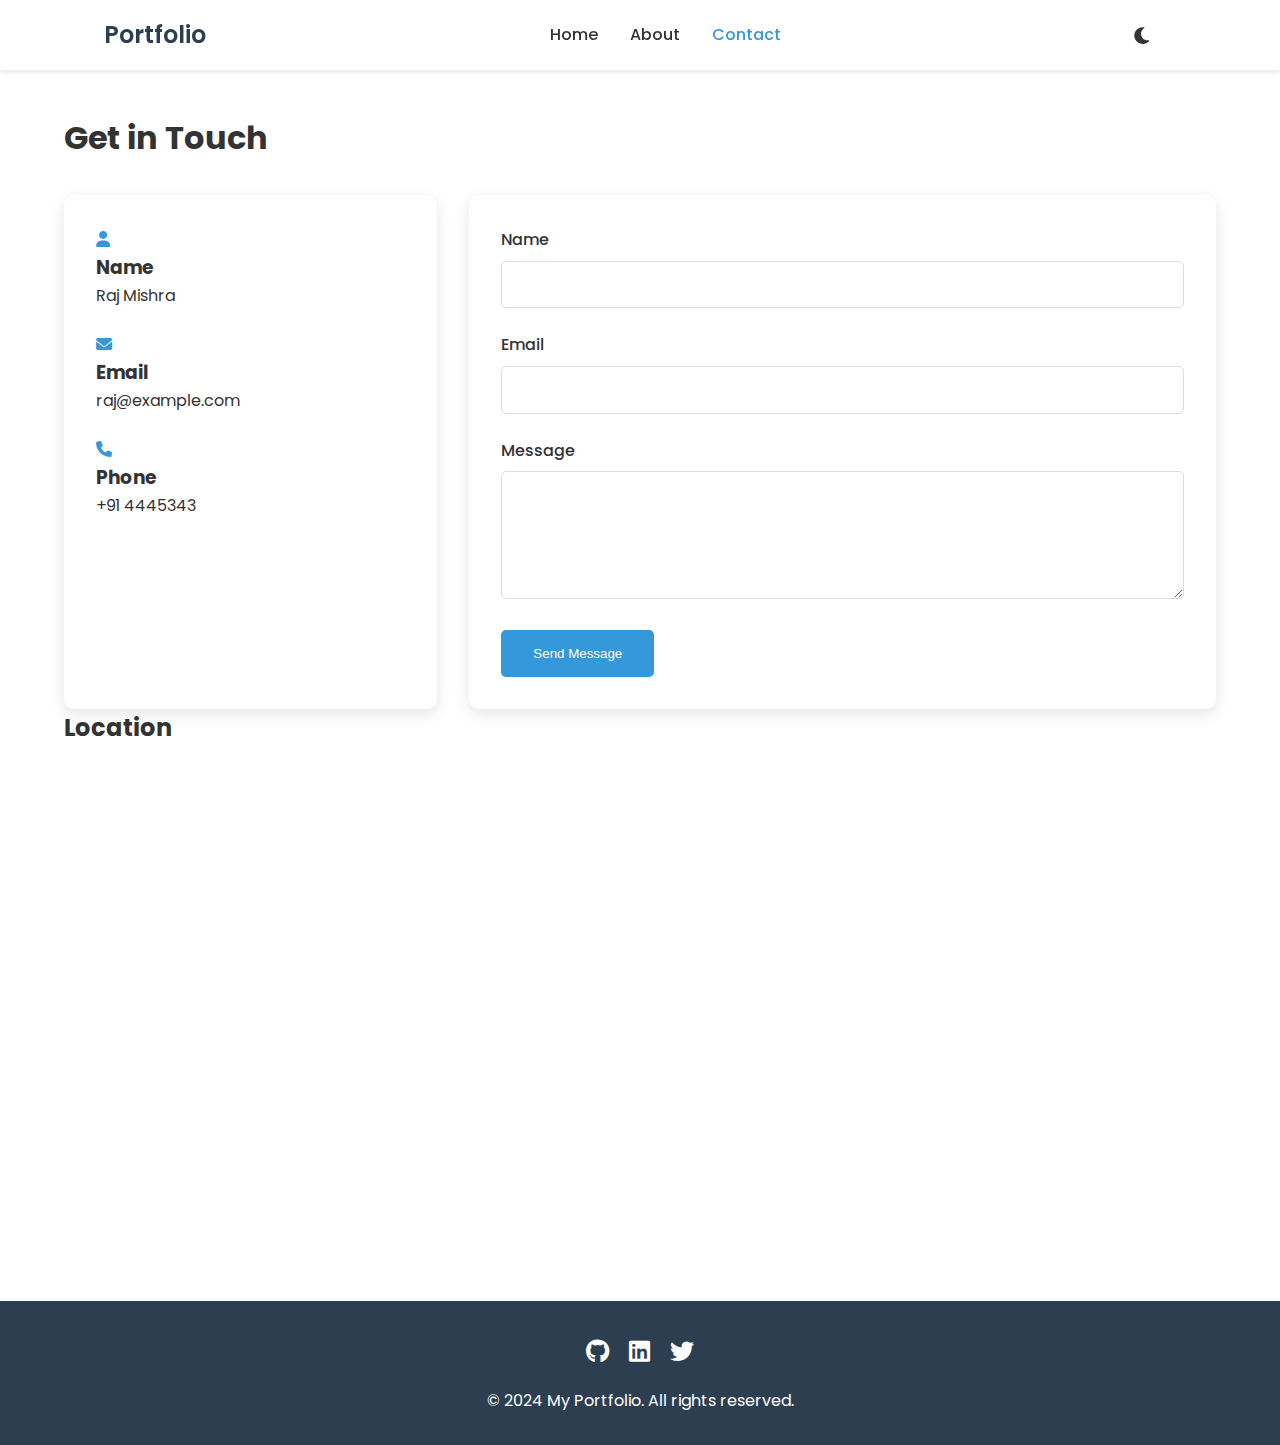
<file: contact.html>
<!DOCTYPE html>
<html lang="en" data-theme="light">
<head>
    <meta charset="UTF-8">
    <meta name="viewport" content="width=device-width, initial-scale=1.0">
    <title>Contact Me - My Portfolio</title>
    <link rel="stylesheet" href="styles.css">
    <link href="https://fonts.googleapis.com/css2?family=Poppins:wght@300;400;500;600&display=swap" rel="stylesheet">
    <link rel="stylesheet" href="https://cdnjs.cloudflare.com/ajax/libs/font-awesome/6.0.0/css/all.min.css">
</head>
<body>
    <header>
        <nav>
            <div class="logo">Portfolio</div>
            <ul class="nav-links">
                <li><a href="index.html">Home</a></li>
                <li><a href="about.html">About</a></li>
                <li><a href="contact.html" class="active">Contact</a></li>
            </ul>
            <div class="theme-toggle">
                <i class="fas fa-sun"></i>
                <i class="fas fa-moon"></i>
            </div>
            <div class="hamburger">
                <span></span>
                <span></span>
                <span></span>
            </div>
        </nav>
    </header>

    <main>
        <section class="contact-section fade-in">
            <h1>Get in Touch</h1>
            <div class="contact-container">
                <div class="contact-info">
                    <div class="info-item">
                        <i class="fas fa-user"></i>
                        <h3>Name</h3>
                        <p>Raj Mishra</p>
                    </div>
                    <div class="info-item">
                        <i class="fas fa-envelope"></i>
                        <h3>Email</h3>
                        <p>raj@example.com </p>
                    </div>
                    <div class="info-item">
                        <i class="fas fa-phone"></i>
                        <h3>Phone</h3>
                        <p>+91 4445343</p>
                    </div>
                    <div class="social-links">
                        <a href="#" class="https://github.com/Rajmishra7492"><i class="fab fa-github"></i></a>
                        <a href="#" class="https://www.linkedin.com/in/raj-mishra-a72692326/?utm_source=share&utm_campaign=share_via&utm_content=profile&utm_medium=android_app"><i class="fab fa-linkedin"></i></a>
                    </div>
                </div>

                <form class="contact-form">
                    <div class="form-group">
                        <label for="name">Name</label>
                        <input type="text" id="name" name="name" required>
                    </div>
                    <div class="form-group">
                        <label for="email">Email</label>
                        <input type="email" id="email" name="email" required>
                    </div>
                    <div class="form-group">
                        <label for="message">Message</label>
                        <textarea id="message" name="message" rows="5" required></textarea>
                    </div>
                    <button type="submit" class="submit-btn">Send Message</button>
                </form>
            </div>
        </section>

        <section class="map-section fade-in">
            <h2>Location</h2>
            <div class="map-container">
                <iframe 
                    src="https://www.google.com/maps/embed?pb=!1m18!1m12!1m3!1d387193.30591910525!2d-74.25986432970718!3d40.697149422113014!2m3!1f0!2f0!3f0!3m2!1i1024!2i768!4f13.1!3m3!1m2!1s0x89c24fa5d33f083b%3A0xc80b8f06e177fe62!2sNew%20York%2C%20NY%2C%20USA!5e0!3m2!1sen!2s!4v1647043087964!5m2!1sen!2s" 
                    width="100%" 
                    height="450" 
                    style="border:0;" 
                    allowfullscreen="" 
                    loading="lazy">
                </iframe>
            </div>
        </section>
    </main>

    <button id="backToTop" class="back-to-top">
        <i class="fas fa-arrow-up"></i>
    </button>

    <footer>
        <div class="footer-content">
            <div class="social-links">
                <a href="#"><i class="fab fa-github"></i></a>
                <a href="#"><i class="fab fa-linkedin"></i></a>
                <a href="#"><i class="fab fa-twitter"></i></a>
            </div>
            <p>&copy; 2024 My Portfolio. All rights reserved.</p>
        </div>
    </footer>
    <script>
        // Theme switching functionality
        const themeToggle = document.querySelector('.theme-toggle');
        const html = document.documentElement;
        
        // Check for saved theme preference
        const savedTheme = localStorage.getItem('theme') || 'light';
        html.setAttribute('data-theme', savedTheme);
        
        themeToggle.addEventListener('click', () => {
            const currentTheme = html.getAttribute('data-theme');
            const newTheme = currentTheme === 'light' ? 'dark' : 'light';
            
            html.setAttribute('data-theme', newTheme);
            localStorage.setItem('theme', newTheme);
        });

        // Back to Top functionality
        const backToTopButton = document.getElementById('backToTop');

        window.addEventListener('scroll', () => {
            if (window.pageYOffset > 300) {
                backToTopButton.classList.add('show');
            } else {
                backToTopButton.classList.remove('show');
            }
        });

        backToTopButton.addEventListener('click', () => {
            window.scrollTo({
                top: 0,
                behavior: 'smooth'
            });
        });

        // Fade-in animation on scroll
        const fadeElements = document.querySelectorAll('.fade-in');
        
        const observer = new IntersectionObserver((entries) => {
            entries.forEach(entry => {
                if (entry.isIntersecting) {
                    entry.target.classList.add('visible');
                }
            });
        }, {
            threshold: 0.1
        });

        fadeElements.forEach(element => {
            observer.observe(element);
        });
    </script>
</body>
</html>
</file>
<file: styles.css>
/* Theme Variables */
:root[data-theme="light"] {
    --bg-color: #ffffff;
    --text-color: #333333;
    --primary-color: #3498db;
    --secondary-color: #2c3e50;
    --card-bg: #ffffff;
    --shadow-color: rgba(0, 0, 0, 0.1);
    --border-color: #dddddd;
}

:root[data-theme="dark"] {
    --bg-color: #1a1a1a;
    --text-color: #ffffff;
    --primary-color: #4dabf7;
    --secondary-color: #ffffff;
    --card-bg: #2d2d2d;
    --shadow-color: rgba(0, 0, 0, 0.3);
    --border-color: #404040;
}

/* Reset and Base Styles */
* {
    margin: 0;
    padding: 0;
    box-sizing: border-box;
}

body {
    font-family: 'Poppins', sans-serif;
    line-height: 1.6;
    color: var(--text-color);
    background-color: var(--bg-color);
    transition: background-color 0.3s ease, color 0.3s ease;
}

/* Header and Navigation */
header {
    background-color: var(--card-bg);
    box-shadow: 0 2px 5px var(--shadow-color);
    position: fixed;
    width: 100%;
    top: 0;
    z-index: 1000;
}

nav {
    display: flex;
    justify-content: space-between;
    align-items: center;
    padding: 1rem 5%;
    max-width: 1200px;
    margin: 0 auto;
}

.logo {
    font-size: 1.5rem;
    font-weight: 600;
    color: #2c3e50;
}

.nav-links {
    display: flex;
    list-style: none;
    gap: 2rem;
}

.nav-links a {
    text-decoration: none;
    color: var(--text-color);
    font-weight: 500;
    transition: color 0.3s ease;
}

.nav-links a:hover,
.nav-links a.active {
    color: var(--primary-color);
}

.hamburger {
    display: none;
    flex-direction: column;
    gap: 5px;
    cursor: pointer;
}

.hamburger span {
    width: 25px;
    height: 3px;
    background-color: var(--text-color);
    transition: all 0.3s ease;
}

/* Main Content */
main {
    margin-top: 80px;
    padding: 2rem 5%;
}

/* Hero Section */
.hero {
    display: flex;
    align-items: center;
    justify-content: space-between;
    gap: 2rem;
    padding: 4rem 0;
}

.hero-content {
    flex: 1;
}

.hero-content h1 {
    font-size: 3rem;
    margin-bottom: 1rem;
    color: #2c3e50;
}

.hero-image {
    flex: 1;
}

.hero-image img {
    width: 100%;
    border-radius: 10px;
    box-shadow: 0 5px 15px rgba(0,0,0,0.1);
}

/* Features Section */
.features {
    display: grid;
    grid-template-columns: repeat(auto-fit, minmax(250px, 1fr));
    gap: 2rem;
    padding: 4rem 0;
}

.feature-card {
    background: var(--card-bg);
    padding: 2rem;
    border-radius: 10px;
    box-shadow: 0 5px 15px var(--shadow-color);
    text-align: center;
    transition: transform 0.3s ease;
}

.feature-card:hover {
    transform: translateY(-5px);
}

.feature-card i {
    font-size: 2.5rem;
    color: var(--primary-color);
    margin-bottom: 1rem;
}

/* About Page Styles */
.about-section {
    padding: 4rem 0;
}

.profile-info {
    display: flex;
    align-items: center;
    gap: 2rem;
    margin-top: 2rem;
}

.profile-image {
    width: 200px;
    height: 200px;
    border-radius: 50%;
    object-fit: cover;
}

.timeline {
    margin-top: 2rem;
}

.timeline-item {
    display: flex;
    gap: 2rem;
    margin-bottom: 2rem;
}

.year {
    font-weight: 600;
    color: #3498db;
}

/* Skills Section */
.skills-grid {
    display: grid;
    grid-template-columns: repeat(auto-fit, minmax(200px, 1fr));
    gap: 2rem;
    margin-top: 2rem;
}

.skill-card {
    background: var(--card-bg);
    padding: 1.5rem;
    border-radius: 10px;
    box-shadow: 0 5px 15px var(--shadow-color);
    text-align: center;
}

.skill-level {
    background: var(--shadow-color);
    height: 10px;
    border-radius: 5px;
    margin-top: 1rem;
}

.skill-progress {
    background: var(--primary-color);
    height: 100%;
    border-radius: 5px;
}

/* Contact Page Styles */
.contact-container {
    display: grid;
    grid-template-columns: 1fr 2fr;
    gap: 2rem;
    margin-top: 2rem;
}

.contact-info {
    background: var(--card-bg);
    padding: 2rem;
    border-radius: 10px;
    box-shadow: 0 5px 15px var(--shadow-color);
}

.info-item {
    margin-bottom: 1.5rem;
}

.info-item i {
    color: #3498db;
    margin-right: 0.5rem;
}

.contact-form {
    background: var(--card-bg);
    padding: 2rem;
    border-radius: 10px;
    box-shadow: 0 5px 15px var(--shadow-color);
}

.form-group {
    margin-bottom: 1.5rem;
}

.form-group label {
    display: block;
    margin-bottom: 0.5rem;
    font-weight: 500;
}

.form-group input,
.form-group textarea {
    width: 100%;
    padding: 0.8rem;
    background-color: var(--bg-color);
    color: var(--text-color);
    border: 1px solid var(--border-color);
    border-radius: 5px;
    font-family: inherit;
}

.submit-btn {
    background: var(--primary-color);
    color: var(--bg-color);
    padding: 1rem 2rem;
    border: none;
    border-radius: 5px;
    cursor: pointer;
    font-weight: 500;
    transition: background 0.3s ease;
}

.submit-btn:hover {
    background: var(--secondary-color);
}

/* Footer */
footer {
    background: var(--secondary-color);
    color: var(--bg-color);
    padding: 2rem 5%;
    margin-top: 4rem;
}

.footer-content {
    max-width: 1200px;
    margin: 0 auto;
    text-align: center;
}

.social-links {
    margin-bottom: 1rem;
}

.social-links a {
    color: #fff;
    font-size: 1.5rem;
    margin: 0 0.5rem;
    transition: color 0.3s ease;
}

.social-links a:hover {
    color: #3498db;
}

/* Responsive Design */
@media screen and (max-width: 768px) {
    .nav-links {
        display: none;
    }

    .hamburger {
        display: flex;
    }

    .hero {
        flex-direction: column;
        text-align: center;
    }

    .hero-content h1 {
        font-size: 2rem;
    }

    .profile-info {
        flex-direction: column;
        text-align: center;
    }

    .contact-container {
        grid-template-columns: 1fr;
    }

    .timeline-item {
        flex-direction: column;
        gap: 0.5rem;
    }
}

@media screen and (max-width: 480px) {
    .features {
        grid-template-columns: 1fr;
    }

    .skills-grid {
        grid-template-columns: 1fr;
    }
}

/* Theme Toggle Button */
.theme-toggle {
    display: flex;
    align-items: center;
    cursor: pointer;
    padding: 0.5rem;
    margin-right: 1rem;
    border-radius: 50%;
    transition: background-color 0.3s ease;
}

.theme-toggle:hover {
    background-color: var(--shadow-color);
}

.theme-toggle i {
    font-size: 1.2rem;
    color: var(--text-color);
}

.theme-toggle .fa-sun {
    display: none;
}

.theme-toggle .fa-moon {
    display: block;
}

[data-theme="dark"] .theme-toggle .fa-sun {
    display: block;
}

[data-theme="dark"] .theme-toggle .fa-moon {
    display: none;
}

/* Fade-in Animation */
.fade-in {
    opacity: 0;
    transform: translateY(20px);
    transition: opacity 0.6s ease-out, transform 0.6s ease-out;
}

.fade-in.visible {
    opacity: 1;
    transform: translateY(0);
}

/* Back to Top Button */
.back-to-top {
    position: fixed;
    bottom: 30px;
    right: 30px;
    width: 50px;
    height: 50px;
    border-radius: 50%;
    background: var(--primary-color);
    color: var(--bg-color);
    border: none;
    cursor: pointer;
    display: flex;
    align-items: center;
    justify-content: center;
    font-size: 1.2rem;
    opacity: 0;
    visibility: hidden;
    transform: translateY(20px);
    transition: all 0.3s ease;
    box-shadow: 0 2px 10px var(--shadow-color);
    z-index: 1000;
}

.back-to-top.show {
    opacity: 1;
    visibility: visible;
    transform: translateY(0);
}

.back-to-top:hover {
    background: var(--secondary-color);
    transform: translateY(-5px);
}

/* Testimonials Section */
.testimonials {
    padding: 4rem 0;
}

.testimonials h2 {
    text-align: center;
    margin-bottom: 3rem;
    color: var(--text-color);
}

.testimonials-grid {
    display: grid;
    grid-template-columns: repeat(auto-fit, minmax(300px, 1fr));
    gap: 2rem;
    max-width: 1200px;
    margin: 0 auto;
    padding: 0 1rem;
}

.testimonial-card {
    background: var(--card-bg);
    padding: 2rem;
    border-radius: 10px;
    box-shadow: 0 5px 15px var(--shadow-color);
    transition: transform 0.3s ease;
}

.testimonial-card:hover {
    transform: translateY(-5px);
}

.testimonial-content {
    margin-bottom: 1.5rem;
}

.testimonial-content i {
    color: var(--primary-color);
    font-size: 1.5rem;
    margin-bottom: 1rem;
}

.testimonial-content p {
    font-style: italic;
    line-height: 1.8;
    color: var(--text-color);
}

.testimonial-author {
    display: flex;
    align-items: center;
    gap: 1rem;
}

.testimonial-author img {
    width: 50px;
    height: 50px;
    border-radius: 50%;
    object-fit: cover;
}

.testimonial-author h4 {
    color: var(--text-color);
    margin-bottom: 0.25rem;
}

.testimonial-author p {
    font-size: 0.9rem;
    color: var(--primary-color);
}

/* Responsive adjustments for testimonials */
@media screen and (max-width: 768px) {
    .testimonials-grid {
        grid-template-columns: 1fr;
    }
    
    .back-to-top {
        bottom: 20px;
        right: 20px;
        width: 40px;
        height: 40px;
        font-size: 1rem;
    }
}
</file>
